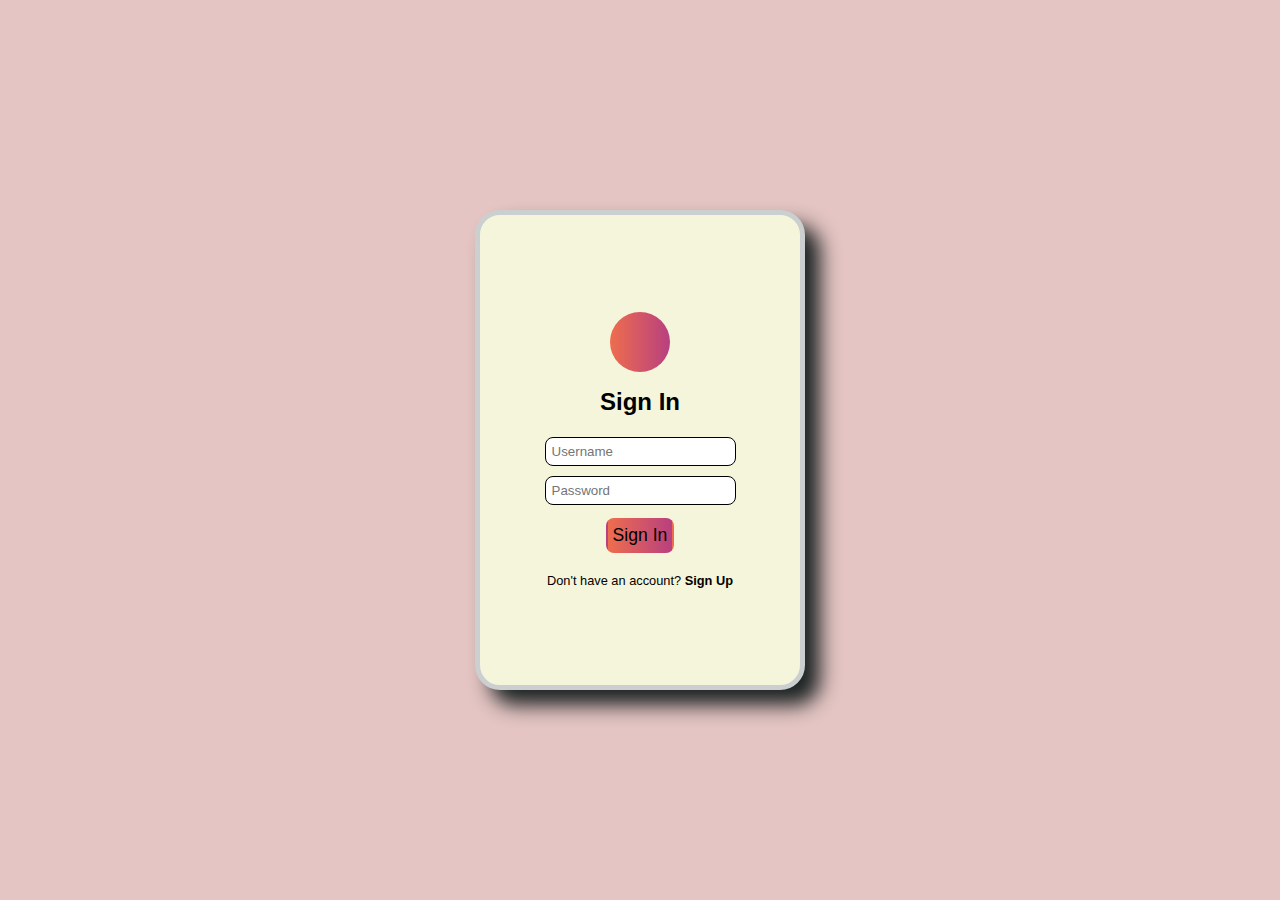
<file: index.html>
<!DOCTYPE html>
<html lang="en">
<head>
    <meta charset="UTF-8">
    <meta name="viewport" content="width=device-width, initial-scale=1.0">
    <title>Login - Task Reminder</title>
    <link rel="stylesheet" href="css/style.css">
    <link rel="stylesheet" href="https://cdnjs.cloudflare.com/ajax/libs/font-awesome/6.4.2/css/all.min.css" integrity="sha512-z3gLpd7yknf1YoNbCzqRKc4qyor8gaKU1qmn+CShxbuBusANI9QpRohGBreCFkKxLhei6S9CQXFEbbKuqLg0DA==" crossorigin="anonymous" referrerpolicy="no-referrer" />
</head>
<body>
    <div class="formBody">
        <div class="userPic">
            <i class="fa-regular fa-user" style="color: #000000;"></i>
        </div>
        <h1>Sign In</h1>
        <div>
            <input type="text" placeholder="Username">
            <input type="password" placeholder="Password">
        </div>
        <div>
            <button>Sign In</button>
        </div>
        <span>Don't have an account? <a href="register.html"><b>Sign Up</b></a></span>
    </div>
</body>
</html>
</file>
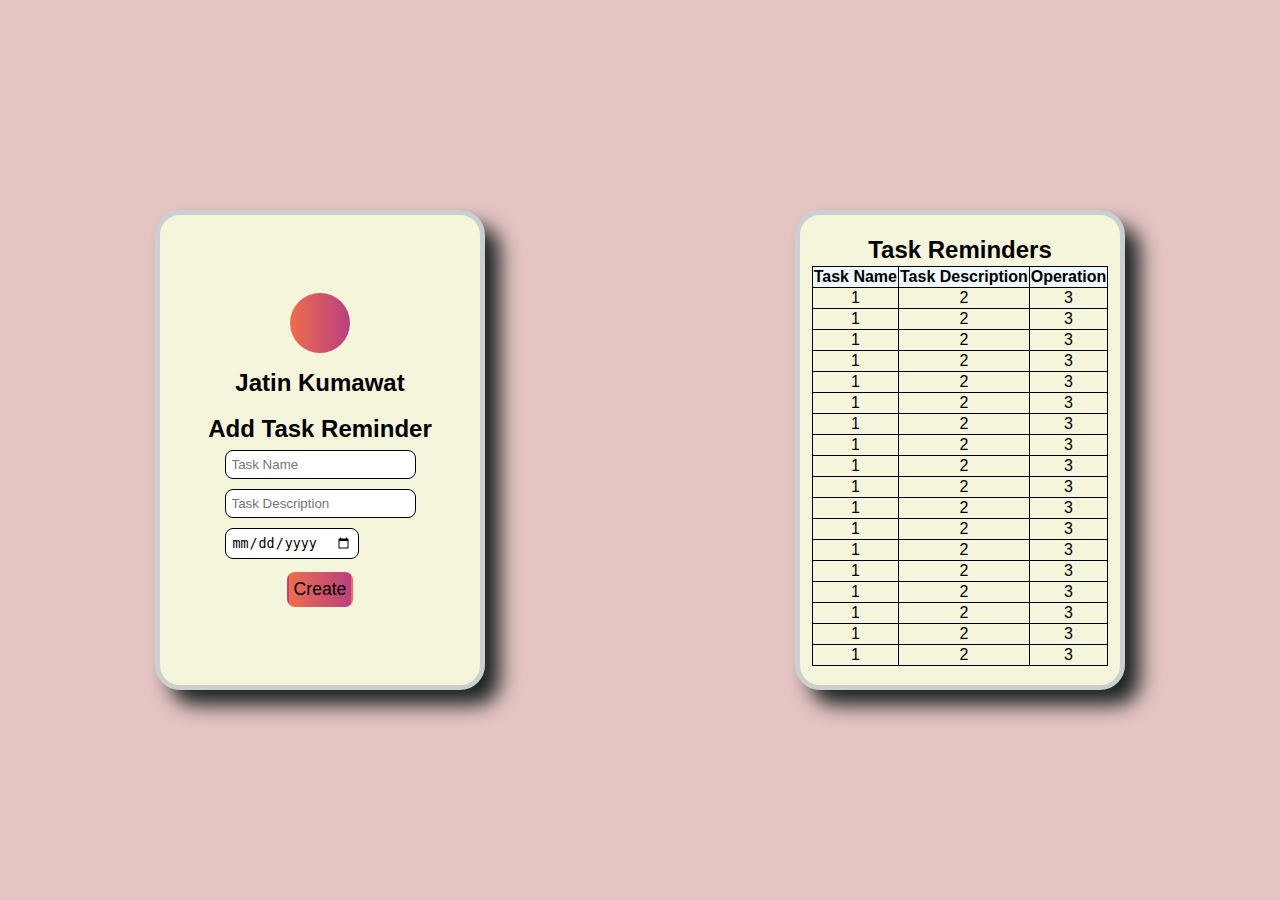
<file: home.html>
<!DOCTYPE html>
<html lang="en">
<head>
    <meta charset="UTF-8">
    <meta name="viewport" content="width=device-width, initial-scale=1.0">
    <title>Login - Task Reminder</title>
    <link rel="stylesheet" href="css/style.css">
    <link rel="stylesheet" href="https://cdnjs.cloudflare.com/ajax/libs/font-awesome/6.4.2/css/all.min.css" integrity="sha512-z3gLpd7yknf1YoNbCzqRKc4qyor8gaKU1qmn+CShxbuBusANI9QpRohGBreCFkKxLhei6S9CQXFEbbKuqLg0DA==" crossorigin="anonymous" referrerpolicy="no-referrer" />
</head>
<body>
    <div class="homeDiv">
        <div class="formBody">
            <div class="userPic">
                <i class="fa-regular fa-user" style="color: #000000;"></i>
            </div>
            <h1>Jatin Kumawat</h1>
            <h2>Add Task Reminder</h2>
            <div>
                <input type="text" placeholder="Task Name">
                <input type="text" placeholder="Task Description">
                <input type="date" >
            </div>
            <div>
                <button>Create</button>
            </div>
            <!-- <span>Already have an account? <a href="index.html"><b>Create</b></a></span> -->
        </div>
        <div class="formBody">
            <h2>Task Reminders</h2>
            <div class="taskTable">
                <table>
                    <thead>
                        <tr>
                            <th>Task Name</th>
                            <th>Task Description</th>
                            <th>Operation</th>
                        </tr>
                    </thead>
                    <tbody id="taskDiv">
                        <tr>
                            <td>1</td>
                            <td>2</td>
                            <td>3</td>
                        </tr>
                        <tr>
                            <td>1</td>
                            <td>2</td>
                            <td>3</td>
                        </tr>   
                        <tr>
                            <td>1</td>
                            <td>2</td>
                            <td>3</td>
                        </tr>
                        <tr>
                            <td>1</td>
                            <td>2</td>
                            <td>3</td>
                        </tr>
                        <tr>
                            <td>1</td>
                            <td>2</td>
                            <td>3</td>
                        </tr>
                        <tr>
                            <td>1</td>
                            <td>2</td>
                            <td>3</td>
                        </tr>
                        <tr>
                            <td>1</td>
                            <td>2</td>
                            <td>3</td>
                        </tr>
                        <tr>
                            <td>1</td>
                            <td>2</td>
                            <td>3</td>
                        </tr>
                        <tr>
                            <td>1</td>
                            <td>2</td>
                            <td>3</td>
                        </tr>
                        <tr>
                            <td>1</td>
                            <td>2</td>
                            <td>3</td>
                        </tr>
                        <tr>
                            <td>1</td>
                            <td>2</td>
                            <td>3</td>
                        </tr>
                        <tr>
                            <td>1</td>
                            <td>2</td>
                            <td>3</td>
                        </tr>
                        <tr>
                            <td>1</td>
                            <td>2</td>
                            <td>3</td>
                        </tr>
                        <tr>
                            <td>1</td>
                            <td>2</td>
                            <td>3</td>
                        </tr>
                        <tr>
                            <td>1</td>
                            <td>2</td>
                            <td>3</td>
                        </tr>
                        <tr>
                            <td>1</td>
                            <td>2</td>
                            <td>3</td>
                        </tr>
                        <tr>
                            <td>1</td>
                            <td>2</td>
                            <td>3</td>
                        </tr>
                        <tr>
                            <td>1</td>
                            <td>2</td>
                            <td>3</td>
                        </tr>              
                    </tbody>
                </table>
            </div>
        </div>
    </div>
</body>
</html>
</file>
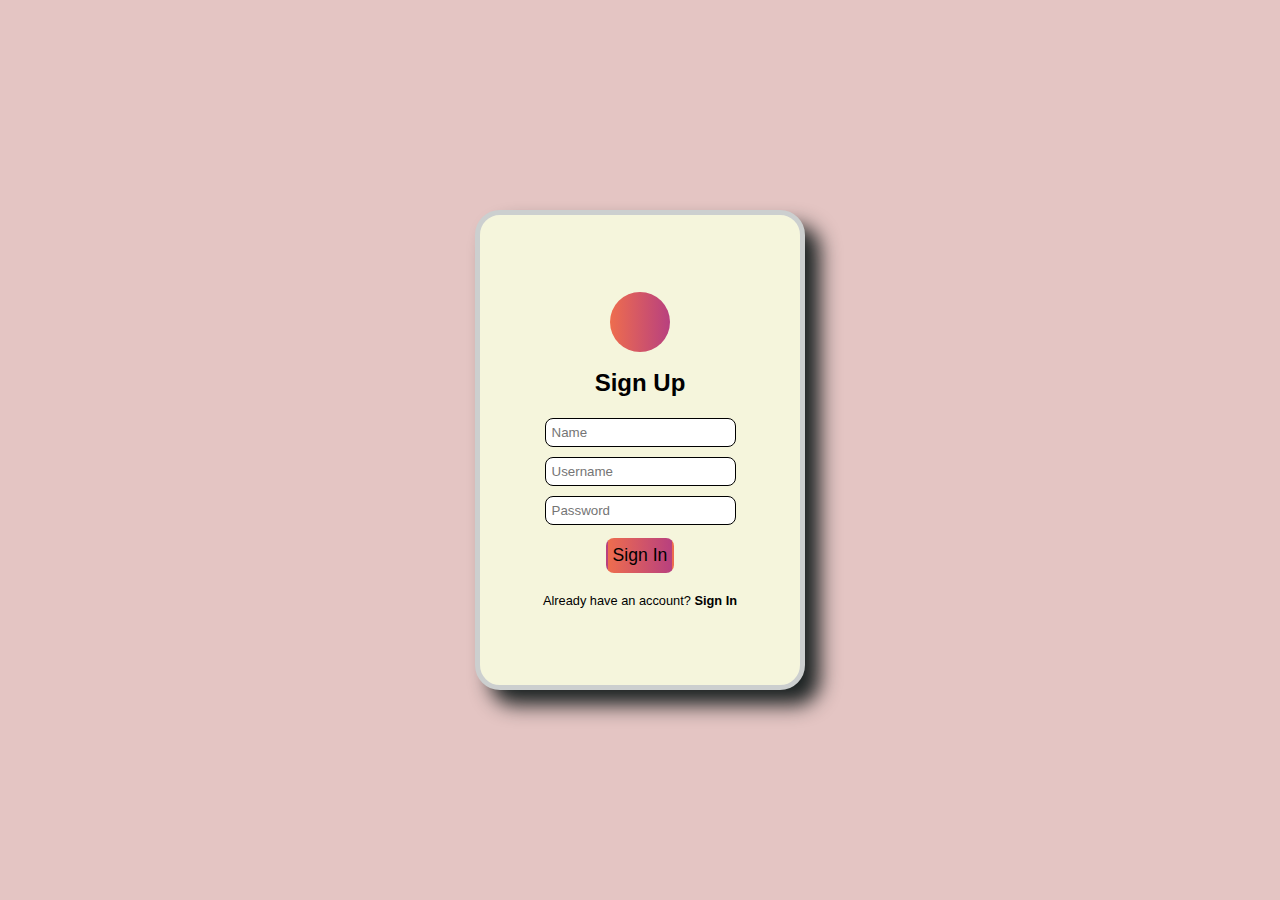
<file: register.html>
<!DOCTYPE html>
<html lang="en">
<head>
    <meta charset="UTF-8">
    <meta name="viewport" content="width=device-width, initial-scale=1.0">
    <title>Login - Task Reminder</title>
    <link rel="stylesheet" href="css/style.css">
    <link rel="stylesheet" href="https://cdnjs.cloudflare.com/ajax/libs/font-awesome/6.4.2/css/all.min.css" integrity="sha512-z3gLpd7yknf1YoNbCzqRKc4qyor8gaKU1qmn+CShxbuBusANI9QpRohGBreCFkKxLhei6S9CQXFEbbKuqLg0DA==" crossorigin="anonymous" referrerpolicy="no-referrer" />
</head>
<body>
    <div class="formBody">
        <div class="userPic">
            <i class="fa-regular fa-user" style="color: #000000;"></i>
        </div>
        <h1>Sign Up</h1>
        <div>
            <input type="text" placeholder="Name">
            <input type="text" placeholder="Username">
            <input type="password" placeholder="Password">
        </div>
        <div>
            <button>Sign In</button>
        </div>
        <span>Already have an account? <a href="index.html"><b>Sign In</b></a></span>
    </div>
</body>
</html>
</file>
<file: css/style.css>
body{
    margin: 0;
    padding: 0;
    background-color: #E4C5C3;
    display: flex;
    height: 100vh;
    font-family: Arial, Helvetica, sans-serif;
    flex-wrap: wrap;
}
.formBody{
    background-color: beige;
    height: 50vh;
    width: 50vw;
    display: flex;
    justify-content: center;
    align-items: center;
    flex-direction: column;
    max-width: 300px;
    margin: auto;
    border-radius: 25px;
    border: 5px solid #CCCFCF;
    box-shadow: 15px 15px 20px #1c2323;
    padding: 10px;
}

.userPic{
    width: 60px;
    height: 60px;
    border-radius: 50%;
    background: rgb(9,9,36);
    background: linear-gradient(90deg, rgba(9,9,36,0.4431022408963585) 0%, rgba(238,109,78,1) 0%, rgba(184,64,127,1) 100%);
}

.userPic i{
    position: relative;
    top:15px;
    left: 16px;
    font-size: 2rem;
}

.formBody h1{
    font-family: Arial, Helvetica, sans-serif;
    font-size: 1.5rem;
}

.formBody h2{
    margin: 2px;
}

.formBody div input{
    padding: 6px;
    /* margin-top: 5px;
    margin-bottom: 5px; */
    margin: 5px 100px;
    border: 1px solid black;
    border-radius: 8px;
}

.formBody div button{
    margin-top: 8px;
    padding: 5px;
    font-size: 1.1rem;
    background: rgb(9,9,36);
    background: linear-gradient(90deg, rgba(9,9,36,0.4431022408963585) 0%, rgba(238,109,78,1) 0%, rgba(184,64,127,1) 100%);
    border: 2px solid transparent;
    border-radius: 8px;
}

.formBody span{
    font-size: 0.8rem;
    margin-top: 20px;
}

table,tr,td,th{
    border: 1px solid black;
    border-collapse: collapse;
    text-align: center;
}

.homeDiv{
    display: flex;
    width: 100%;
    justify-content: space-around;
}

.formBody span a{
    color: black;
    text-decoration: none;
}

table{
    width: 100%;
}

.taskTable{
    display: block;
    height: 400px;
    overflow: scroll;
}

.taskTable::-webkit-scrollbar{
    display: none;
}

#taskDiv{
    height: 200px;
    overflow: scroll;
}

table thead tr th{
    position: sticky;
    top: 0;
    background-color: aliceblue;
}

@media screen and (max-width: 700px) {
    body {
        display: block;
        flex-direction: column;
        justify-content: center;
    }
    .formBody{
        width: 250px;
        height: 380px;
        margin-top: 50px;
        margin-bottom: 20px;
    }
    .homeDiv{
        display: block;
        overflow: scroll;
        padding-top: 5px;
        padding-bottom: 5px;
    }
    #taskDiv{
        height: 100px;
        overflow: hidden;
    }
  }
</file>
